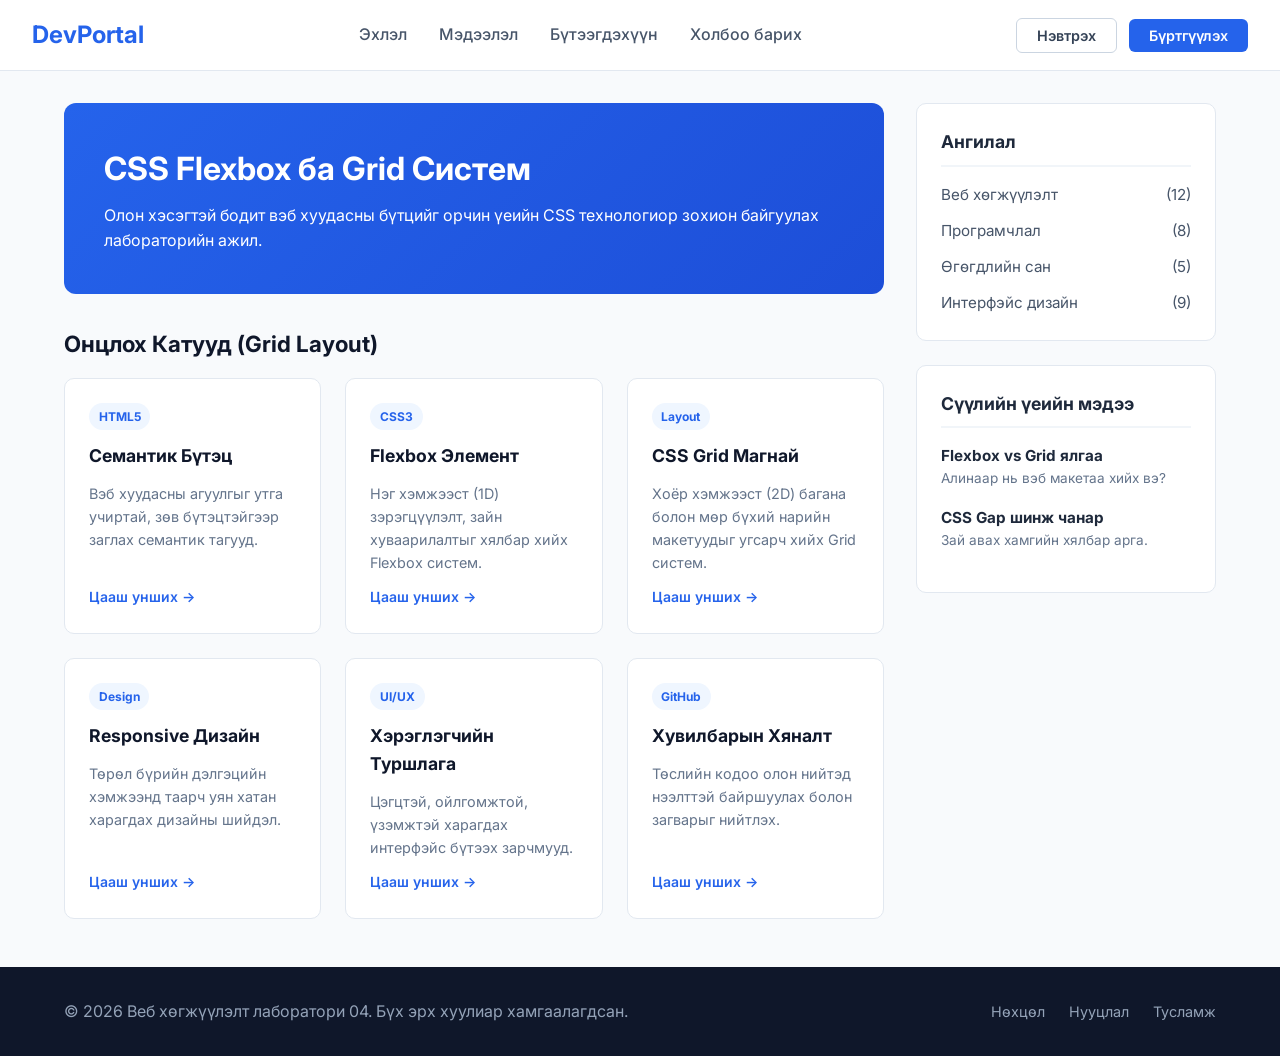
<file: lab4/index.html>
<!DOCTYPE html>
<html lang="mn">
<head>
    <meta charset="UTF-8">
    <meta name="viewport" content="width=device-width, initial-scale=1.0">
    <title>Лаборатори 04: Flexbox ба CSS Grid Layout</title>
    <!-- Google Fonts -->
    <link rel="preconnect" href="https://fonts.googleapis.com">
    <link rel="preconnect" href="https://fonts.gstatic.com" crossorigin>
    <link href="https://fonts.googleapis.com/css2?family=Inter:wght@400;500;600;700&display=swap" rel="stylesheet">
    <!-- CSS файл холбох -->
    <link rel="stylesheet" href="style.css">
</head>
<body>

    <!-- Header & Navigation (Flexbox ашиглана) -->
    <header class="site-header">
        <div class="logo">
            <h2>DevPortal</h2>
        </div>
        <nav class="main-nav">
            <ul>
                <li><a href="#">Эхлэл</a></li>
                <li><a href="#">Мэдээлэл</a></li>
                <li><a href="#">Бүтээгдэхүүн</a></li>
                <li><a href="#">Холбоо барих</a></li>
            </ul>
        </nav>
        <div class="header-actions">
            <button class="btn btn-outline">Нэвтрэх</button>
            <button class="btn btn-primary">Бүртгүүлэх</button>
        </div>
    </header>

    <!-- Page Layout Container (Grid ашиглана) -->
    <div class="layout-container">

        <!-- Үндсэн агуулга (Main Content) -->
        <main class="main-content">
            <section class="hero-section">
                <h1>CSS Flexbox ба Grid Систем</h1>
                <p>Олон хэсэгтэй бодит вэб хуудасны бүтцийг орчин үеийн CSS технологиор зохион байгуулах лабораторийн ажил.</p>
            </section>

            <section class="card-section">
                <h2>Онцлох Катууд (Grid Layout)</h2>
                <!-- 3 баганатай Картуудын Grid -->
                <div class="card-grid">
                    <article class="card">
                        <div class="card-tag">HTML5</div>
                        <h3>Семантик Бүтэц</h3>
                        <p>Вэб хуудасны агуулгыг утга учиртай, зөв бүтэцтэйгээр заглах семантик тагууд.</p>
                        <a href="#" class="card-link">Цааш унших &rarr;</a>
                    </article>

                    <article class="card">
                        <div class="card-tag">CSS3</div>
                        <h3>Flexbox Элемент</h3>
                        <p>Нэг хэмжээст (1D) зэрэгцүүлэлт, зайн хуваарилалтыг хялбар хийх Flexbox систем.</p>
                        <a href="#" class="card-link">Цааш унших &rarr;</a>
                    </article>

                    <article class="card">
                        <div class="card-tag">Layout</div>
                        <h3>CSS Grid Магнай</h3>
                        <p>Хоёр хэмжээст (2D) багана болон мөр бүхий нарийн макетуудыг угсарч хийх Grid систем.</p>
                        <a href="#" class="card-link">Цааш унших &rarr;</a>
                    </article>

                    <article class="card">
                        <div class="card-tag">Design</div>
                        <h3>Responsive Дизайн</h3>
                        <p>Төрөл бүрийн дэлгэцийн хэмжээнд таарч уян хатан харагдах дизайны шийдэл.</p>
                        <a href="#" class="card-link">Цааш унших &rarr;</a>
                    </article>

                    <article class="card">
                        <div class="card-tag">UI/UX</div>
                        <h3>Хэрэглэгчийн Туршлага</h3>
                        <p>Цэгцтэй, ойлгомжтой, үзэмжтэй харагдах интерфэйс бүтээх зарчмууд.</p>
                        <a href="#" class="card-link">Цааш унших &rarr;</a>
                    </article>

                    <article class="card">
                        <div class="card-tag">GitHub</div>
                        <h3>Хувилбарын Хяналт</h3>
                        <p>Төслийн кодоо олон нийтэд нээлттэй байршуулах болон загварыг нийтлэх.</p>
                        <a href="#" class="card-link">Цааш унших &rarr;</a>
                    </article>
                </div>
            </section>
        </main>

        <!-- Хажуугийн цэс (Sidebar) -->
        <aside class="sidebar">
            <div class="widget">
                <h3>Ангилал</h3>
                <ul class="widget-list">
                    <li><a href="#">Веб хөгжүүлэлт <span>(12)</span></a></li>
                    <li><a href="#">Програмчлал <span>(8)</span></a></li>
                    <li><a href="#">Өгөгдлийн сан <span>(5)</span></a></li>
                    <li><a href="#">Интерфэйс дизайн <span>(9)</span></a></li>
                </ul>
            </div>

            <div class="widget">
                <h3>Сүүлийн үеийн мэдээ</h3>
                <div class="recent-post">
                    <h4>Flexbox vs Grid ялгаа</h4>
                    <p>Алинаар нь вэб макетаа хийх вэ?</p>
                </div>
                <div class="recent-post">
                    <h4>CSS Gap шинж чанар</h4>
                    <p>Зай авах хамгийн хялбар арга.</p>
                </div>
            </div>
        </aside>

    </div>

    <!-- Footer -->
    <footer class="site-footer">
        <div class="footer-content">
            <p>&copy; 2026 Веб хөгжүүлэлт лаборатори 04. Бүх эрх хуулиар хамгаалагдсан.</p>
            <ul class="footer-links">
                <li><a href="#">Нөхцөл</a></li>
                <li><a href="#">Нууцлал</a></li>
                <li><a href="#">Тусламж</a></li>
            </ul>
        </div>
    </footer>

</body>
</html>
</file>
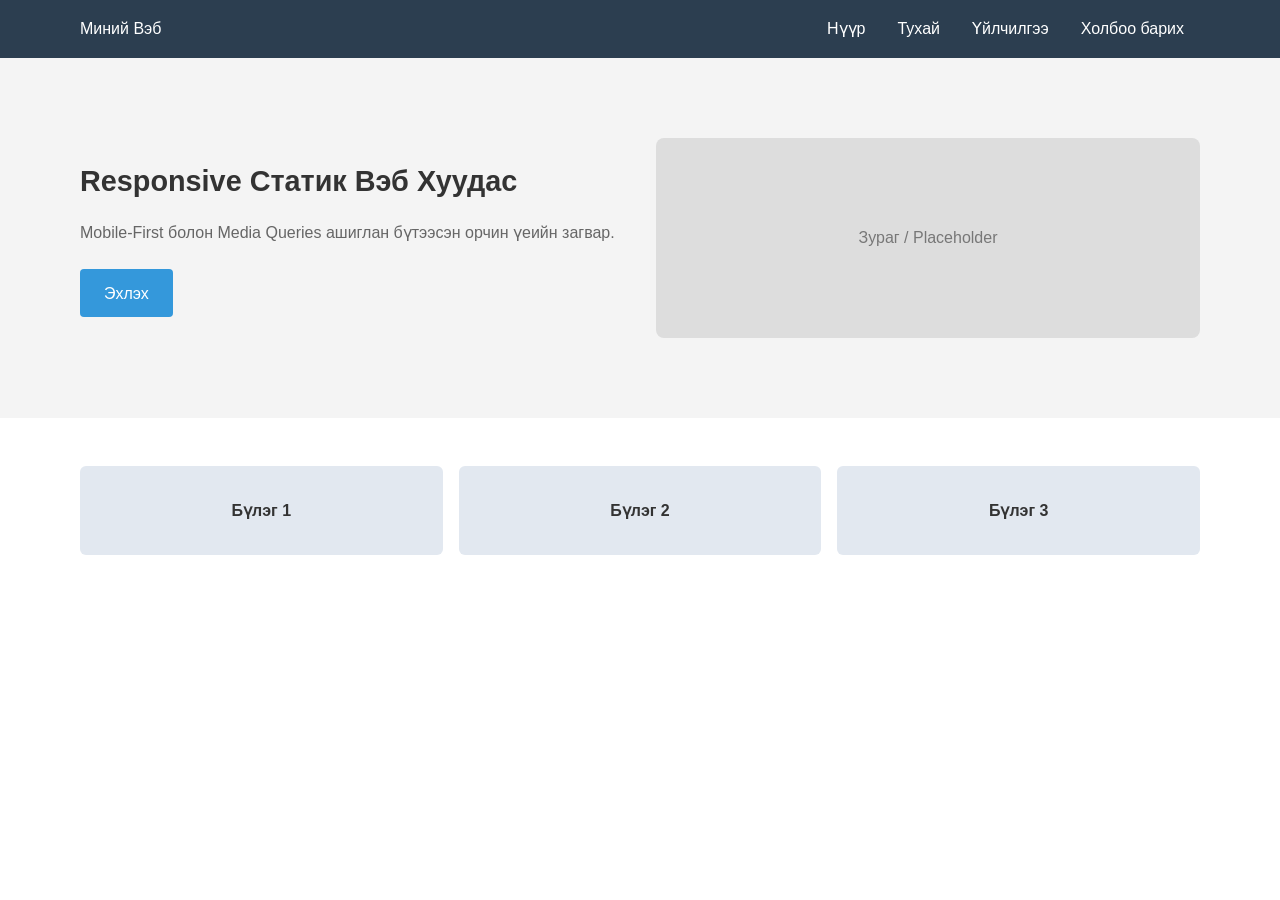
<file: lab5/index.html>
<!DOCTYPE html>
<html lang="mn">
<head>
    <meta charset="UTF-8">
    <meta name="viewport" content="width=device-width, initial-scale=1.0">
    <title>Responsive Web Lab 5</title>
    <link rel="stylesheet" href="style.css">
</head>
<body>

    <!-- Header / Навигаци -->
    <header class="navbar">
        <div class="logo">Миний Вэб</div>
        <nav class="nav-links" id="navLinks">
            <a href="#">Нүүр</a>
            <a href="#">Тухай</a>
            <a href="#">Үйлчилгээ</a>
            <a href="#">Холбоо барих</a>
        </nav>
        <!-- Гар утасны цэсний товч -->
        <div class="menu-toggle" id="mobile-menu">
            ☰
        </div>
    </header>

    <!-- Hero хэсэг -->
    <section class="hero">
        <div class="hero-text">
            <h1>Responsive Статик Вэб Хуудас</h1>
            <p>Mobile-First болон Media Queries ашиглан бүтээсэн орчин үеийн загвар.</p>
            <a href="#" class="btn">Эхлэх</a>
        </div>
        <div class="hero-image">
            <div class="img-placeholder">Зураг / Placeholder</div>
        </div>
    </section>

    <!-- Картуудын хэсэг -->
    <section class="cards-container">
        <div class="card">Бүлэг 1</div>
        <div class="card">Бүлэг 2</div>
        <div class="card">Бүлэг 3</div>
    </section>

</body>
</html>
</file>
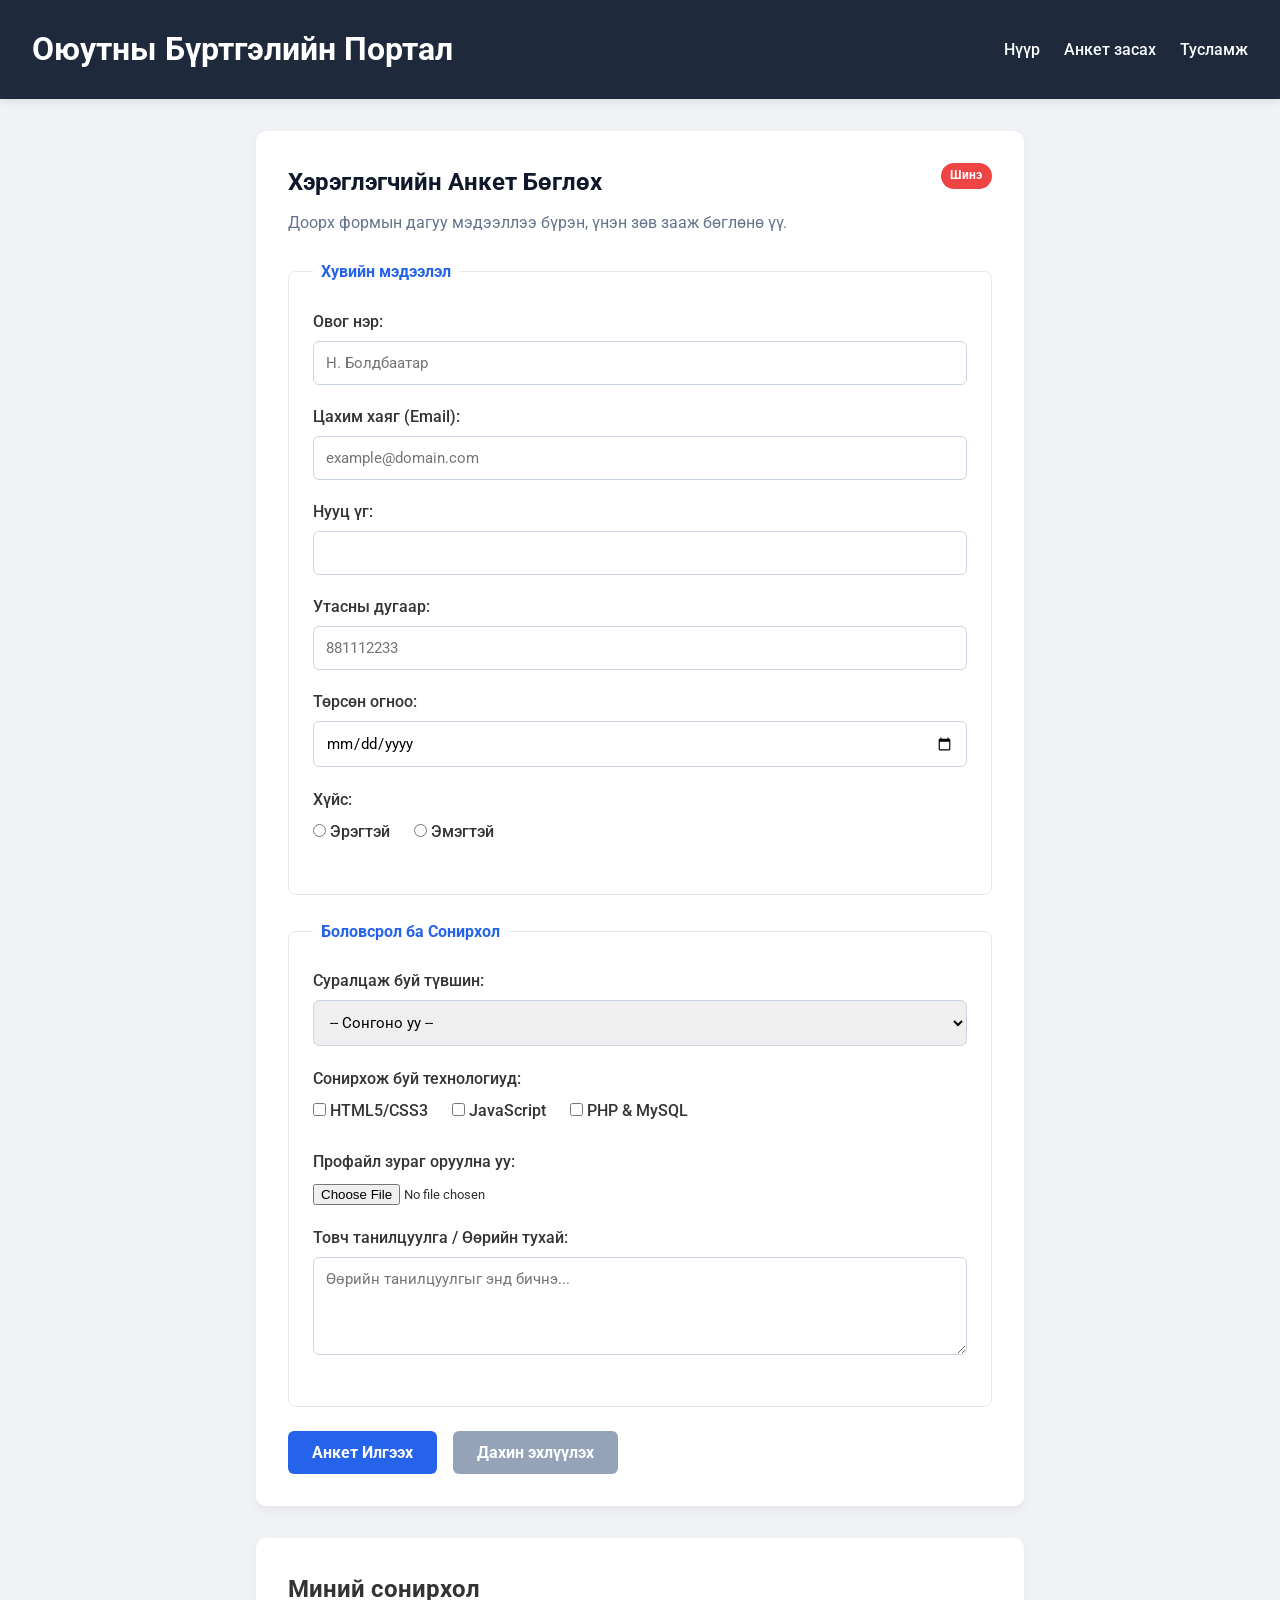
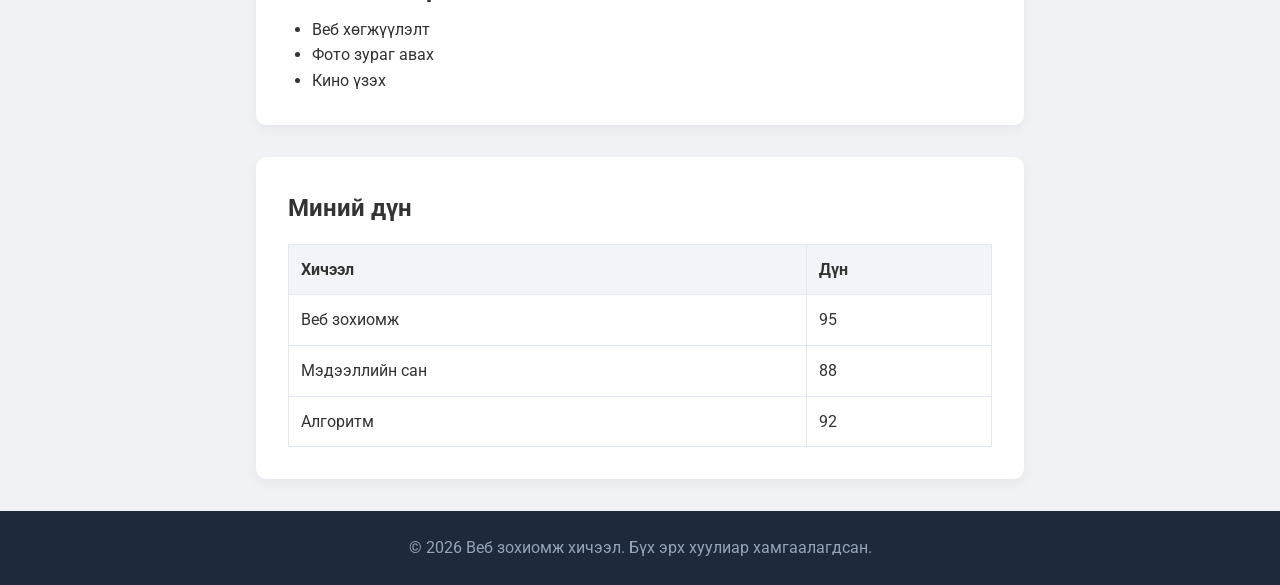
<file: lab02/lab02.html>
<!DOCTYPE html>
<html lang="mn">
<head>
    <meta charset="UTF-8">
    <meta name="viewport" content="width=device-width, initial-scale=1.0">
    <title>Лаборатори 02 & 03: Хэрэглэгчийн анкет</title>
    <!-- Google Fonts оруулах -->
    <link rel="preconnect" href="https://fonts.googleapis.com">
    <link rel="preconnect" href="https://fonts.gstatic.com" crossorigin>
    <link href="https://fonts.googleapis.com/css2?family=Roboto:wght@400;500;700&display=swap" rel="stylesheet">
    <!-- External CSS файлтай холбох -->
    <link rel="stylesheet" href="style.css">
</head>
<body>

    <!-- Вэбийн толгой хэсэг -->
    <header class="main-header">
        <h1>Оюутны Бүртгэлийн Портал</h1>
        <!-- Навигацийн цэс -->
        <nav class="main-nav">
            <ul>
                <li><a href="../index.html">Нүүр</a></li>
                <li><a href="#">Анкет засах</a></li>
                <li><a href="#">Тусламж</a></li>
            </ul>
        </nav>
    </header>

    <!-- Үндсэн контент -->
    <main class="container">
        <article>
            <section class="form-section">
                <!-- Relative position бүхий badge (Лаб 3 шаардлага) -->
                <div class="header-badge-container">
                    <h2>Хэрэглэгчийн Анкет Бөглөх</h2>
                    <span class="badge">Шинэ</span>
                </div>
                <p class="subtitle">Доорх формын дагуу мэдээллээ бүрэн, үнэн зөв зааж бөглөнө үү.</p>
                
                <!-- Форм хэсэг -->
                <form action="#" method="POST" enctype="multipart/form-data" class="custom-form">
                    
                    <!-- 1-р бүлэг: Хувийн мэдээлэл -->
                    <fieldset class="form-group">
                        <legend>Хувийн мэдээлэл</legend>
                        
                        <div class="input-field">
                            <label for="fullname">Овог нэр:</label>
                            <input type="text" id="fullname" name="fullname" placeholder="Н. Болдбаатар" required minlength="2">
                        </div>

                        <div class="input-field">
                            <label for="email">Цахим хаяг (Email):</label>
                            <input type="email" id="email" name="email" placeholder="example@domain.com" required>
                        </div>

                        <div class="input-field">
                            <label for="password">Нууц үг:</label>
                            <input type="password" id="password" name="password" required minlength="6">
                        </div>

                        <div class="input-field">
                            <label for="phone">Утасны дугаар:</label>
                            <input type="tel" id="phone" name="phone" pattern="[0-9]{8}" placeholder="881112233" required>
                        </div>

                        <div class="input-field">
                            <label for="dob">Төрсөн огноо:</label>
                            <input type="date" id="dob" name="dob" required>
                        </div>

                        <div class="input-field">
                            <label>Хүйс:</label>
                            <div class="inline-options">
                                <label><input type="radio" id="male" name="gender" value="male"> Эрэгтэй</label>
                                <label><input type="radio" id="female" name="gender" value="female"> Эмэгтэй</label>
                            </div>
                        </div>
                    </fieldset>

                    <!-- 2-р бүлэг: Мэргэжил ба Сургалтын мэдээлэл -->
                    <fieldset class="form-group">
                        <legend>Боловсрол ба Сонирхол</legend>

                        <div class="input-field">
                            <label for="degree">Суралцаж буй түвшин:</label>
                            <select id="degree" name="degree" required>
                                <option value="">-- Сонгоно уу --</option>
                                <option value="bachelor">Бакалавр</option>
                                <option value="master">Магистр</option>
                                <option value="doctor">Докторант</option>
                            </select>
                        </div>

                        <div class="input-field">
                            <label>Сонирхож буй технологиуд:</label>
                            <div class="checkbox-list">
                                <label><input type="checkbox" id="html" name="skills" value="HTML"> HTML5/CSS3</label>
                                <label><input type="checkbox" id="js" name="skills" value="JavaScript"> JavaScript</label>
                                <label><input type="checkbox" id="php" name="skills" value="PHP"> PHP & MySQL</label>
                            </div>
                        </div>

                        <div class="input-field">
                            <label for="avatar">Профайл зураг оруулна уу:</label>
                            <input type="file" id="avatar" name="avatar" accept="image/*">
                        </div>

                        <div class="input-field">
                            <label for="bio">Товч танилцуулга / Өөрийн тухай:</label>
                            <textarea id="bio" name="bio" rows="4" placeholder="Өөрийн танилцуулгыг энд бичнэ..."></textarea>
                        </div>
                    </fieldset>

                    <!-- Илгээх ба Арилгах товчлуурууд -->
                    <div class="btn-group">
                        <button type="submit" class="btn btn-primary">Анкет Илгээх</button>
                        <button type="reset" class="btn btn-secondary">Дахин эхлүүлэх</button>
                    </div>
                </form>
            </section>
        </article>

        <!-- Сонирхлын жагсаалт -->
        <section class="info-card">
            <h2>Миний сонирхол</h2>
            <ul class="interest-list">
                <li>Веб хөгжүүлэлт</li>
                <li>Фото зураг авах</li>
                <li>Кино үзэх</li>
            </ul>
        </section>

        <!-- Дүнгийн хүснэгт -->
        <section class="info-card">
            <h2>Миний дүн</h2>
            <table class="grades-table">
                <thead>
                    <tr>
                        <th>Хичээл</th>
                        <th>Дүн</th>
                    </tr>
                </thead>
                <tbody>
                    <tr>
                        <td>Веб зохиомж</td>
                        <td>95</td>
                    </tr>
                    <tr>
                        <td>Мэдээллийн сан</td>
                        <td>88</td>
                    </tr>
                    <tr>
                        <td>Алгоритм</td>
                        <td>92</td>
                    </tr>
                </tbody>
            </table>
        </section>
    </main>

    <!-- Хөл хэсэг -->
    <footer class="main-footer">
        <p>&copy; 2026 Веб зохиомж хичээл. Бүх эрх хуулиар хамгаалагдсан.</p>
    </footer>

</body>
</html>
</file>
<file: lab4/style.css>
/* Үндсэн тохиргоо */
* {
    box-sizing: border-box;
    margin: 0;
    padding: 0;
    font-family: 'Inter', sans-serif;
}

body {
    background-color: #f8fafc;
    color: #1e293b;
    line-height: 1.6;
}

/* ----------------------------------
   1. Header & Nav (FLEXBOX)
---------------------------------- */
.site-header {
    background-color: #ffffff;
    border-bottom: 1px solid #e2e8f0;
    padding: 1rem 2rem;
    
    /* Flexbox шаардлага */
    display: flex;
    justify-content: space-between;
    align-items: center;
    gap: 1.5rem;
}

.logo h2 {
    color: #2563eb;
    font-size: 1.5rem;
    font-weight: 700;
}

.main-nav ul {
    list-style: none;
    
    /* Flexbox navigation */
    display: flex;
    align-items: center;
    gap: 2rem;
}

.main-nav a {
    text-decoration: none;
    color: #475569;
    font-weight: 500;
    transition: color 0.2s;
}

.main-nav a:hover {
    color: #2563eb;
}

.header-actions {
    display: flex;
    align-items: center;
    gap: 0.75rem;
}

.btn {
    padding: 0.5rem 1.25rem;
    border-radius: 6px;
    font-weight: 600;
    cursor: pointer;
    font-size: 0.9rem;
    transition: all 0.2s;
}

.btn-outline {
    border: 1px solid #cbd5e1;
    background: transparent;
    color: #334155;
}

.btn-outline:hover {
    background-color: #f1f5f9;
}

.btn-primary {
    border: none;
    background-color: #2563eb;
    color: white;
}

.btn-primary:hover {
    background-color: #1d4ed8;
}

/* ----------------------------------
   2. Main Layout (CSS GRID)
---------------------------------- */
.layout-container {
    max-width: 1200px;
    margin: 2rem auto;
    padding: 0 1.5rem;

    /* CSS Grid Layout: Main content + Sidebar */
    display: grid;
    grid-template-columns: 1fr 300px;
    gap: 2rem;
}

/* Hero хэсэг */
.hero-section {
    background: linear-gradient(135deg, #2563eb, #1d4ed8);
    color: white;
    padding: 2.5rem;
    border-radius: 12px;
    margin-bottom: 2rem;
}

.hero-section h1 {
    font-size: 2rem;
    margin-bottom: 0.5rem;
}

.card-section h2 {
    font-size: 1.4rem;
    margin-bottom: 1rem;
    color: #0f172a;
}

/* ----------------------------------
   3. Card Section (CSS GRID - 3 Багана)
---------------------------------- */
.card-grid {
    /* 3 баганатай CSS Grid */
    display: grid;
    grid-template-columns: repeat(3, 1fr);
    gap: 1.5rem;
}

.card {
    background: white;
    padding: 1.5rem;
    border-radius: 10px;
    border: 1px solid #e2e8f0;
    
    /* Flexbox карт доторх контент тэгшлэхэд */
    display: flex;
    flex-direction: column;
    justify-content: space-between;
    align-items: flex-start;
    gap: 0.75rem;
}

.card-tag {
    background-color: #eff6ff;
    color: #2563eb;
    font-size: 0.75rem;
    font-weight: 700;
    padding: 0.25rem 0.6rem;
    border-radius: 20px;
}

.card h3 {
    font-size: 1.1rem;
    color: #0f172a;
}

.card p {
    font-size: 0.9rem;
    color: #64748b;
    flex-grow: 1;
}

.card-link {
    color: #2563eb;
    text-decoration: none;
    font-weight: 600;
    font-size: 0.875rem;
}

.card-link:hover {
    text-decoration: underline;
}

/* ----------------------------------
   4. Sidebar (FLEXBOX & CARD STYLES)
---------------------------------- */
.sidebar {
    display: flex;
    flex-direction: column;
    gap: 1.5rem;
}

.widget {
    background: white;
    padding: 1.5rem;
    border-radius: 10px;
    border: 1px solid #e2e8f0;
}

.widget h3 {
    font-size: 1.1rem;
    margin-bottom: 1rem;
    padding-bottom: 0.5rem;
    border-bottom: 2px solid #f1f5f9;
}

.widget-list {
    list-style: none;
    display: flex;
    flex-direction: column;
    gap: 0.75rem;
}

.widget-list a {
    text-decoration: none;
    color: #475569;
    display: flex;
    justify-content: space-between;
    font-size: 0.95rem;
}

.widget-list a:hover {
    color: #2563eb;
}

.recent-post {
    margin-bottom: 1rem;
}

.recent-post h4 {
    font-size: 0.95rem;
    color: #1e293b;
}

.recent-post p {
    font-size: 0.85rem;
    color: #64748b;
}

/*  5. Footer (FLEXBOX) */
.site-footer {
    background-color: #0f172a;
    color: #94a3b8;
    padding: 2rem 0;
    margin-top: 3rem;
}

.footer-content {
    max-width: 1200px;
    margin: 0 auto;
    padding: 0 1.5rem;

    /* Flexbox footer */
    display: flex;
    justify-content: space-between;
    align-items: center;
    gap: 1rem;
}

.footer-links {
    list-style: none;
    display: flex;
    gap: 1.5rem;
}

.footer-links a {
    color: #94a3b8;
    text-decoration: none;
    font-size: 0.9rem;
}

.footer-links a:hover {
    color: white;
}
</file>
<file: lab5/style.css>
/* --- Үндсэн болон Мобайл хувилбар (Mobile First) --- */
* {
    margin: 0;
    padding: 0;
    box-sizing: border-box;
}

body {
    font-family: Arial, sans-serif;
    line-height: 1.6;
    color: #333;
    overflow-x: hidden; /* Хэвтээ скролл үүсэхээс сэргийлэх */
}

/* Navbar */
.navbar {
    display: flex;
    justify-content: space-between;
    align-items: center;
    padding: 1rem 2rem;
    background-color: #2c3e50;
    color: white;
    position: relative;
}

.nav-links {
    display: none; /* Гар утсан дээр үндсэн цэсийг нуух */
    flex-direction: column;
    position: absolute;
    top: 100%;
    left: 0;
    width: 100%;
    background-color: #2c3e50;
    text-align: center;
    padding: 1rem 0;
}

.nav-links a {
    color: white;
    text-decoration: none;
    padding: 0.5rem 0;
    display: block;
}

.menu-toggle {
    font-size: 1.5rem;
    cursor: pointer;
}

/* Hero Section */
.hero {
    padding: 2rem 1rem;
    text-align: center;
    background-color: #f4f4f4;
}

.hero-text h1 {
    font-size: 1.8rem;
    margin-bottom: 1rem;
}

.hero-text p {
    margin-bottom: 1.5rem;
    color: #666;
}

.btn {
    display: inline-block;
    padding: 0.7rem 1.5rem;
    background-color: #3498db;
    color: white;
    border-radius: 4px;
    text-decoration: none;
}

.hero-image {
    margin-top: 2rem;
}

.img-placeholder {
    width: 100%;
    height: 200px;
    background-color: #ddd;
    display: flex;
    align-items: center;
    justify-content: center;
    color: #777;
    border-radius: 8px;
}

/* Cards Container */
.cards-container {
    padding: 2rem 1rem;
    display: flex;
    flex-direction: column;
    gap: 1rem;
}

.card {
    background-color: #e2e8f0;
    padding: 2rem;
    text-align: center;
    border-radius: 6px;
    font-weight: bold;
}


/* --- Tablet хувилбар (768px-ээс дээш) --- */
@media (min-width: 768px) {
    .hero {
        display: flex;
        align-items: center;
        text-align: left;
        padding: 4rem 2rem;
    }

    .hero-text {
        flex: 1;
    }

    .hero-image {
        flex: 1;
        margin-top: 0;
        margin-left: 2rem;
    }

    .cards-container {
        flex-direction: row; /* Картуудыг хэвтээ байрлуулах */
    }

    .card {
        flex: 1;
    }
}


/* --- Desktop хувилбар (1024px-ээс дээш) --- */
@media (min-width: 1024px) {
    .navbar {
        padding: 1rem 5rem;
    }

    /* Гар утасны товчийг нууж, цэсийг хэвтээ байдлаар гаргах */
    .menu-toggle {
        display: none;
    }

    .nav-links {
        display: flex;
        flex-direction: row;
        position: static;
        width: auto;
        background-color: transparent;
        padding: 0;
    }

    .nav-links a {
        padding: 0 1rem;
    }

    .hero {
        padding: 5rem;
    }

    .cards-container {
        padding: 3rem 5rem;
    }
}
</file>
<file: lab02/style.css>
/* Үндсэн фонт болон хэв маяг */
* {
    box-sizing: border-box;
    margin: 0;
    padding: 0;
    font-family: 'Roboto', sans-serif;
}

body {
    background-color: #f0f2f5;
    color: #333;
    line-height: 1.6;
}

/* Header загвар */
.main-header {
    background-color: #1e293b;
    color: white;
    padding: 1.5rem 2rem;
    display: flex;
    justify-content: space-between;
    align-items: center;
    box-shadow: 0 2px 8px rgba(0,0,0,0.1);
}

.main-nav ul {
    list-style: none;
    display: flex;
    gap: 1.5rem;
}

.main-nav a {
    color: #f8fafc;
    text-decoration: none;
    font-weight: 500;
}

.main-nav a:hover {
    color: #38bdf8;
}

/* Үндсэн контент болон Box Model */
.container {
    max-width: 800px;
    margin: 2rem auto;
    padding: 0 1rem;
}

.form-section, .info-card {
    background: white;
    padding: 2rem;
    border-radius: 10px;
    box-shadow: 0 4px 12px rgba(0, 0, 0, 0.05);
    margin-bottom: 2rem;
}

/* Position: relative & absolute жишээ (Badge) */
.header-badge-container {
    position: relative;
    display: inline-block;
    width: 100%;
    margin-bottom: 0.5rem;
}

.header-badge-container h2 {
    display: inline-block;
    color: #0f172a;
}

.badge {
    position: absolute;
    top: 0;
    right: 0;
    background-color: #ef4444;
    color: white;
    font-size: 0.75rem;
    padding: 0.2rem 0.6rem;
    border-radius: 20px;
    font-weight: bold;
}

.subtitle {
    color: #64748b;
    margin-bottom: 1.5rem;
}

/* Fieldset ба Input загварууд */
.form-group {
    border: 1px solid #e2e8f0;
    border-radius: 8px;
    padding: 1.5rem;
    margin-bottom: 1.5rem;
}

.form-group legend {
    font-weight: bold;
    color: #2563eb;
    padding: 0 0.5rem;
}

.input-field {
    margin-bottom: 1.2rem;
}

.input-field label {
    display: block;
    margin-bottom: 0.4rem;
    font-weight: 500;
}

input[type="text"],
input[type="email"],
input[type="password"],
input[type="tel"],
input[type="date"],
select,
textarea {
    width: 100%;
    padding: 0.75rem;
    border: 1px solid #cbd5e1;
    border-radius: 6px;
    font-size: 0.95rem;
    transition: border-color 0.2s;
}

input:focus, select:focus, textarea:focus {
    outline: none;
    border-color: #2563eb;
}

.inline-options, .checkbox-list {
    display: flex;
    gap: 1.5rem;
    margin-top: 0.4rem;
}

/* Товчнуудын загвар */
.btn-group {
    display: flex;
    gap: 1rem;
}

.btn {
    padding: 0.75rem 1.5rem;
    border: none;
    border-radius: 6px;
    font-size: 1rem;
    font-weight: bold;
    cursor: pointer;
}

.btn-primary {
    background-color: #2563eb;
    color: white;
}

.btn-primary:hover {
    background-color: #1d4ed8;
}

.btn-secondary {
    background-color: #94a3b8;
    color: white;
}

.btn-secondary:hover {
    background-color: #64748b;
}

/* Жагсаалт ба Хүснэгт */
.interest-list {
    margin-left: 1.5rem;
    margin-top: 0.5rem;
}

.grades-table {
    width: 100%;
    border-collapse: collapse;
    margin-top: 1rem;
}

.grades-table th, .grades-table td {
    padding: 0.75rem;
    border: 1px solid #e2e8f0;
    text-align: left;
}

.grades-table th {
    background-color: #f1f5f9;
}

/* Footer загвар */
.main-footer {
    text-align: center;
    padding: 1.5rem;
    background-color: #1e293b;
    color: #94a3b8;
    margin-top: 2rem;
}
</file>
